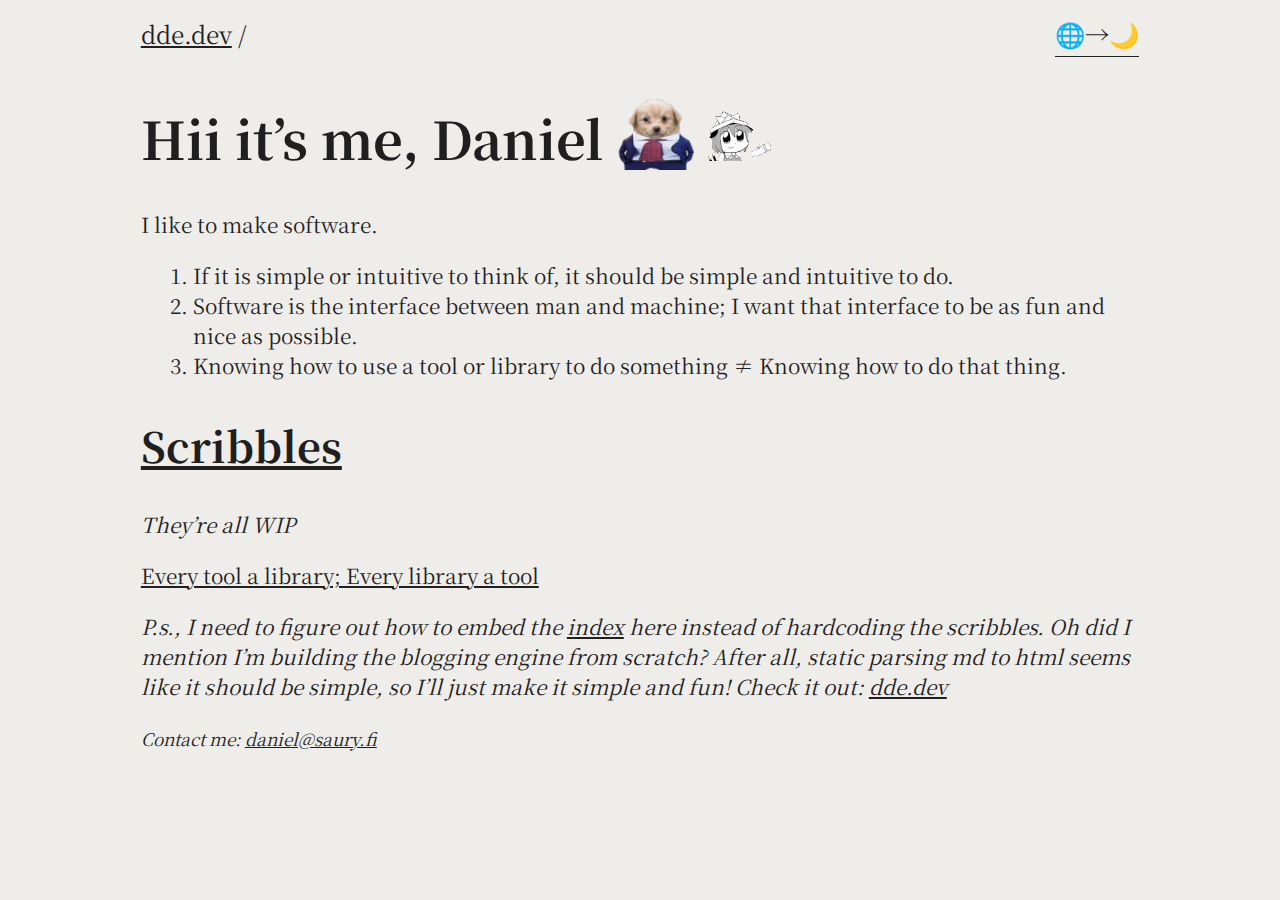
<file: index.html>
<!DOCTYPE html>
		<html>
		<head>
			<meta charset="UTF-8"><meta name="viewport" content="width=device-width, initial-scale=1.0"><link rel="icon" type="image/x-icon" href="favicon.ico"><link rel="stylesheet" type="text/css" href="/static/css.css"><title>Hii it&#39;s me, Daniel &lt;span icon=business&gt;&lt;/span&gt; &lt;span icon=hii&gt;&lt;/span&gt;</title><meta property="og:title" content="Hii it&#39;s me, Daniel &lt;span icon=business&gt;&lt;/span&gt; &lt;span icon=hii&gt;&lt;/span&gt;"><meta property="og:site_name" content="dde.dev"><meta property="og:url" content="https://dde.dev/./index"><meta property="og:description" content=""><meta property="og:type" content="profile"><meta name="keywords" content=""><meta property="og:keywords" content=""><script src="/static/js.js" defer></script><link rel="stylesheet" href="/static/highlight-zenburn.css"><script src="/static/highlight.min.js"></script><script defer>hljs.highlightAll();</script><header><div class="path"><span><a href="/">dde.dev</a></span> <span><a href="/.html"></a></span></div><theme-toggle></theme-toggle></header>
		</head>
		<body>	
			
			<h1 id="hii-it-s-me-daniel-span-icon-business-span-span-icon-hii-span">Hii it&rsquo;s me, Daniel <span icon=business></span> <span icon=hii></span></h1>

<p>I like to make software.</p>

<ol>
<li>If it is simple or intuitive to think of, it should be simple and intuitive to do.</li>
<li>Software is the interface between man and machine; I want that interface to be as fun and nice as possible.</li>
<li>Knowing how to use a tool or library to do something ≠ Knowing how to do that thing.</li>
</ol>

<h2 id="scribbles-posts-html"><a href="./posts.html">Scribbles</a></h2>

<p><em>They&rsquo;re all WIP</em></p>

<p><a href="./posts/tools-and-libraries.html">Every tool a library; Every library a tool</a></p>

<p><em>P.s., I need to figure out how to embed the <a href="./posts.html">index</a> here instead of hardcoding the scribbles. Oh did I mention I&rsquo;m building the blogging engine from scratch? After all, static parsing md to html seems like it should be simple, so I&rsquo;ll just make it simple and fun! Check it out: <a href="https://github.com/periaate/dde.dev" target="_blank">dde.dev</a></em></p>

			<small>Contact me: <a href="mailto:daniel@saury.fi">daniel@saury.fi</a></small>
		</body>
		</html>
</file>
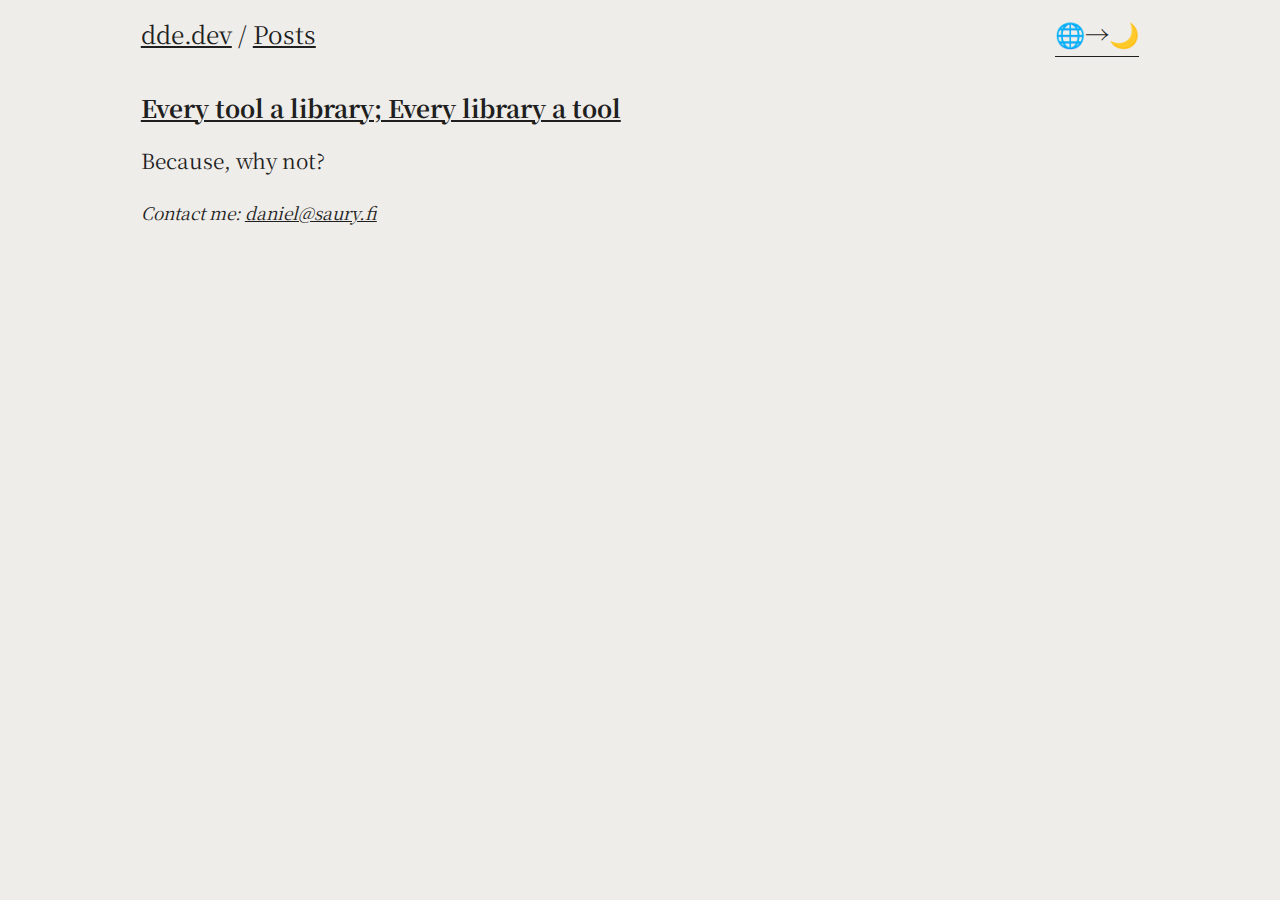
<file: posts.html>
<!DOCTYPE html>
		<html>
		<head>
			<meta charset="UTF-8"><meta name="viewport" content="width=device-width, initial-scale=1.0"><link rel="icon" type="image/x-icon" href="favicon.ico"><link rel="stylesheet" type="text/css" href="/static/css.css"><title>Posts</title><meta property="og:title" content="Posts"><meta property="og:site_name" content="dde.dev"><meta property="og:url" content="https://dde.dev/posts"><meta property="og:description" content="index"><meta property="og:type" content="profile"><meta name="keywords" content=""><meta property="og:keywords" content=""><script src="/static/js.js" defer></script><link rel="stylesheet" href="/static/highlight-zenburn.css"><script src="/static/highlight.min.js"></script><script defer>hljs.highlightAll();</script><header><div class="path"><span><a href="/">dde.dev</a></span> <span><a href="/posts.html">Posts</a></span></div><theme-toggle></theme-toggle></header>
		</head>
		<body>	
			
			<a href="/posts/tools-and-libraries.html"><h4>Every tool a library; Every library a tool</h4></a><p>Because, why not?</p>
			<small>Contact me: <a href="mailto:daniel@saury.fi">daniel@saury.fi</a></small>
		</body>
		</html>
</file>
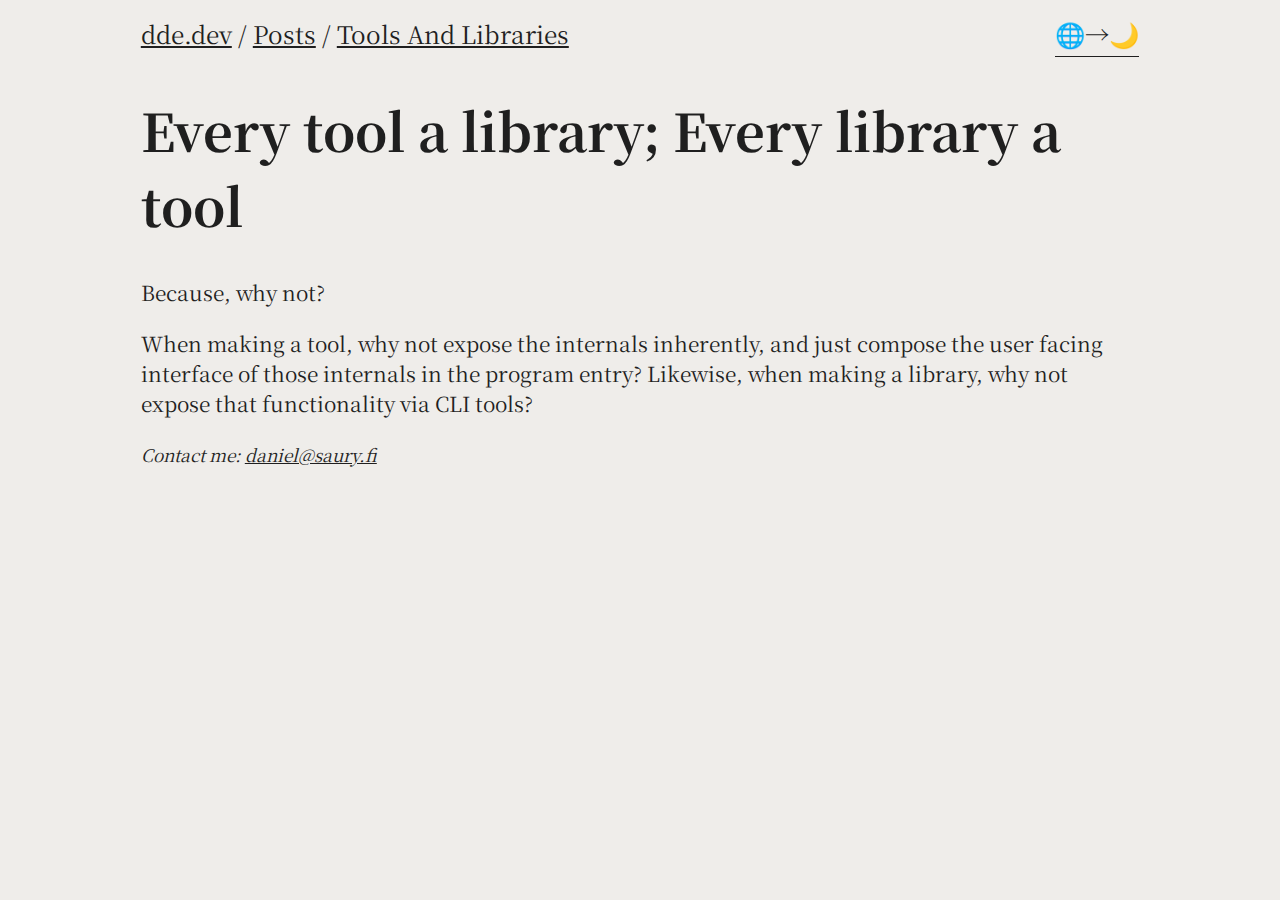
<file: posts/tools-and-libraries.html>
<!DOCTYPE html>
		<html>
		<head>
			<meta charset="UTF-8"><meta name="viewport" content="width=device-width, initial-scale=1.0"><link rel="icon" type="image/x-icon" href="favicon.ico"><link rel="stylesheet" type="text/css" href="/static/css.css"><title>Every tool a library; Every library a tool</title><meta property="og:title" content="Every tool a library; Every library a tool"><meta property="og:site_name" content="dde.dev"><meta property="og:url" content="https://dde.dev/posts/tools-and-libraries"><meta property="og:description" content="Because, why not?"><meta property="og:type" content="profile"><meta name="keywords" content=""><meta property="og:keywords" content=""><script src="/static/js.js" defer></script><link rel="stylesheet" href="/static/highlight-zenburn.css"><script src="/static/highlight.min.js"></script><script defer>hljs.highlightAll();</script><header><div class="path"><span><a href="/">dde.dev</a></span> <span><a href="/posts.html">Posts</a></span><span><a href="/posts/tools-and-libraries.html">Tools And Libraries</a></span></div><theme-toggle></theme-toggle></header>
		</head>
		<body>	
			
			<h1 id="every-tool-a-library-every-library-a-tool">Every tool a library; Every library a tool</h1>

<p>Because, why not?</p>

<p>When making a tool, why not expose the internals inherently, and just compose the user facing interface of those internals in the program entry?
Likewise, when making a library, why not expose that functionality via CLI tools?</p>

			<small>Contact me: <a href="mailto:daniel@saury.fi">daniel@saury.fi</a></small>
		</body>
		</html>
</file>
<file: static/css.css>
@import url('https://fonts.googleapis.com/css2?family=Noto+Serif+JP&display=swap');

:root {
	color-scheme: light dark;

	--c-bg: light-dark(#efedea, #1f1f1f);
	--c-fg: light-dark(#1f1f1f, #efedea);
	--c-mx: light-dark(#f0f0f0, #1f1f1f);
	--c-bg-1: var(--c-bg);


	--c-fg-1: var(--c-fg);
	--c-fg-2: color-mix(in srgb, var(--c-fg) 80%, var(--c-bg), 80%);
	--c-fg-3: color-mix(in srgb, var(--c-fg) 50%, var(--c-bg) 100%);

	--c-tx-1: var(--c-fg-1);

	--s-h1: 2.5em;
	--s-h2: 2em;
	--s-h3: 1.7em;
	--s-h4: 1.17em;
	--s-h5: 1.17em;
	--s-h6: 1.17em;
	--s-p: 1em;
	--s-a: 1em;

}


html {
	font-family: 'Noto Serif JP', sans-serif;

	background-color: var(--c-bg-1);
	padding: 16px;

	&:has(theme-toggle[data-theme="dark"]) { color-scheme: dark; }
	&:has(theme-toggle[data-theme="light"]) { color-scheme: light; }
}

theme-toggle {
	padding-bottom: 0.25rem;
	border-bottom: 1px solid var(--c-fg);
	cursor: pointer;

	&[data-theme="user"]:before { content: "🌐→🌙"; }
	&[data-theme="dark"]:before { content: "🌙→🌞"; }
	&[data-theme="light"]:before { content: "🌞→🌐"; }
}

body {
	@media (min-width: 768px) {
		max-width: 768px;
		margin: 0 auto;
	}

	@media (min-width: 1024px) {
		zoom: 1.3;
		max-width: 768px;
		margin: 0 auto;
	}

	@media (min-width: 1400px) {
		zoom: 1.5;
		/*max-width: 1024px;*/
		max-width: 768px;
		margin: 0 auto;
	}

	color: var(--c-tx-1);
}




h1 { font-size: var(--s-h1); }
h2 { font-size: var(--s-h2); }
h3 { font-size: var(--s-h3); }
h4 { font-size: var(--s-h4); }
h5 { font-size: var(--s-h5); }
h6 { font-size: var(--s-h6); }
p, blockquote { color: var(--c-tx-1); font-size: var(--s-p); }
a { color: var(--c-tx-1); font-size: var(--s-a); }

h1, h2, h3, h4, h5, h6 {
	&::before {
		color : var(--c-fg-3);
	}
}

blockquote {
	margin-left: 1rem;
	padding-left: 1rem;
	border-left: 1px solid var(--c-fg-3);
}

italic, small, cite {
	font-style: italic;
	color: var(--c-fg-2);
}

hr {
	border: 0;
	border-top: 1px solid var(--c-fg-3);
	margin: 1em 0;
}

body > header {
	font-size: var(--s-h6);
	display: flex;
	justify-content: space-between;
}

[icon] {
	display: inline-block;
	height: 1.5em;
	width: 1.5em;
	background-size: contain;
	position: relative;
	top: 0.2em;
	margin-top: -0.2em;
	&[icon='clueless'] { background-image: url('/static/icons/clueless.png'); }
	&[icon='business'] { background-image: url('/static/icons/business.png'); }
	&[icon='hii'] { background-image: url('/static/icons/hii.gif'); }
}

ul {
	list-style-type: none;
	margin-top: 0;
	& * p { margin-top: 0; }
}
h4 {
	margin-bottom: 0.5em;
}



.path {
	:is(span):not(span:last-of-type) {
		&::after {
			text-style: none;
			content: " / " ;
		}
	}
}
</file>
<file: static/highlight-zenburn.css>
/*!
Theme: Zenburn
Author: elnawe
License: ~ MIT (or more permissive) [via base16-schemes-source]
Maintainer: @highlightjs/core-team
Version: 2021.09.0
 */

/*
WARNING: DO NOT EDIT THIS FILE DIRECTLY.

This theme file was auto-generated from the Base16 scheme zenburn
by the Highlight.js Base16 template builder.

- https://github.com/highlightjs/base16-highlightjs
 */

/*
base00  #383838  Default Background
base01  #404040  Lighter Background (Used for status bars, line number and folding marks)
base02  #606060  Selection Background
base03  #6f6f6f  Comments, Invisibles, Line Highlighting
base04  #808080  Dark Foreground (Used for status bars)
base05  #dcdccc  Default Foreground, Caret, Delimiters, Operators
base06  #c0c0c0  Light Foreground (Not often used)
base07  #ffffff  Light Background (Not often used)
base08  #dca3a3  Variables, XML Tags, Markup Link Text, Markup Lists, Diff Deleted
base09  #dfaf8f  Integers, Boolean, Constants, XML Attributes, Markup Link Url
base0A  #e0cf9f  Classes, Markup Bold, Search Text Background
base0B  #5f7f5f  Strings, Inherited Class, Markup Code, Diff Inserted
base0C  #93e0e3  Support, Regular Expressions, Escape Characters, Markup Quotes
base0D  #7cb8bb  Functions, Methods, Attribute IDs, Headings
base0E  #dc8cc3  Keywords, Storage, Selector, Markup Italic, Diff Changed
base0F  #000000  Deprecated, Opening/Closing Embedded Language Tags, e.g. <?php ?>
 */

:root {
	--base00: #383838;
	--base01: #404040;
	--base02: #606060;
	--base03: #7f9f7f;
	--base04: #808080;
	--base05: #d7d7d7;
	--base06: #c0c0c0;
	--base07: #ffffff;
	--base08: #dca3a3;
	--base09: #d7afaf;
	--base10: #e0cf9f;
	--base11: #7f9f7f;
	--base12: #d7afaf;
	--base13: #d7d7af;
	--base14: #ffd7af;
	--base15: #000000;
}

pre code.hljs {
	display: block;
	overflow-x: auto;
	padding: 1em;
}

code.hljs {
	padding: 3px 5px;
}

.hljs {
	color: var(--base05);
	background: var(--base00);
}

.hljs::selection,
.hljs ::selection {
	background-color: var(--base02);
	color: var(--base05);
}


/* purposely do not highlight these things */
.hljs-formula,
.hljs-params,
.hljs-property {}

/* base03 - #6f6f6f -  Comments, Invisibles, Line Highlighting */
.hljs-comment {
	color: var(--base03);
}

/* base04 - #808080 -  Dark Foreground (Used for status bars) */
.hljs-tag {
	color: var(--base04);
}

/* base05 - #dcdccc -  Default Foreground, Caret, Delimiters, Operators */
.hljs-subst,
.hljs-punctuation,
.hljs-operator {
	color: var(--base05);
}

.hljs-operator {
	opacity: 0.7;
}

/* base08 - Variables, XML Tags, Markup Link Text, Markup Lists, Diff Deleted */
.hljs-bullet,
.hljs-variable,
.hljs-template-variable,
.hljs-selector-tag,
.hljs-name,
.hljs-deletion {
	color: var(--base08);
}

/* base09 - Integers, Boolean, Constants, XML Attributes, Markup Link Url */
.hljs-symbol,
.hljs-number,
.hljs-link,
.hljs-attr,
.hljs-variable.constant_,
.hljs-literal {
	color: var(--base09);
}

/* base0A - Classes, Markup Bold, Search Text Background */
.hljs-title,
.hljs-class .hljs-title,
.hljs-title.class_ {
	color: var(--base10);
}

.hljs-strong {
	font-weight: bold;
	color: var(--base10);
}

/* base0B - Strings, Inherited Class, Markup Code, Diff Inserted */
.hljs-code,
.hljs-addition,
.hljs-title.class_.inherited__,
.hljs-string {
	color: var(--base11);
}

/* base0C - Support, Regular Expressions, Escape Characters, Markup Quotes */
.hljs-built_in,
.hljs-doctag,
/* guessing */
.hljs-quote,
.hljs-keyword.hljs-atrule,
.hljs-regexp {
	color: var(--base12);
}

/* base0D - Functions, Methods, Attribute IDs, Headings */
.hljs-function .hljs-title,
.hljs-attribute,
.ruby .hljs-property,
.hljs-title.function_,
.hljs-section {
	color: var(--base13);
}

/* base0E - Keywords, Storage, Selector, Markup Italic, Diff Changed */
.hljs-type,
/* .hljs-selector-id, */
/* .hljs-selector-class, */
/* .hljs-selector-attr, */
/* .hljs-selector-pseudo, */
.hljs-template-tag,
.diff .hljs-meta,
.hljs-keyword {
	color: var(--base14);
}

.hljs-emphasis {
	color: var(--base14);
	font-style: italic;
}

/* base0F - Deprecated, Opening/Closing Embedded Language Tags, e.g. <?php ?> */
.hljs-meta,
/*
prevent top level .keyword and .string scopes
from leaking into meta by accident
 */
.hljs-meta .hljs-keyword,
.hljs-meta .hljs-string {
	color: var(--base15);
}

.hljs-meta .hljs-keyword,
/* for v10 compatible themes */
.hljs-meta-keyword {
	font-weight: bold;
}
</file>
